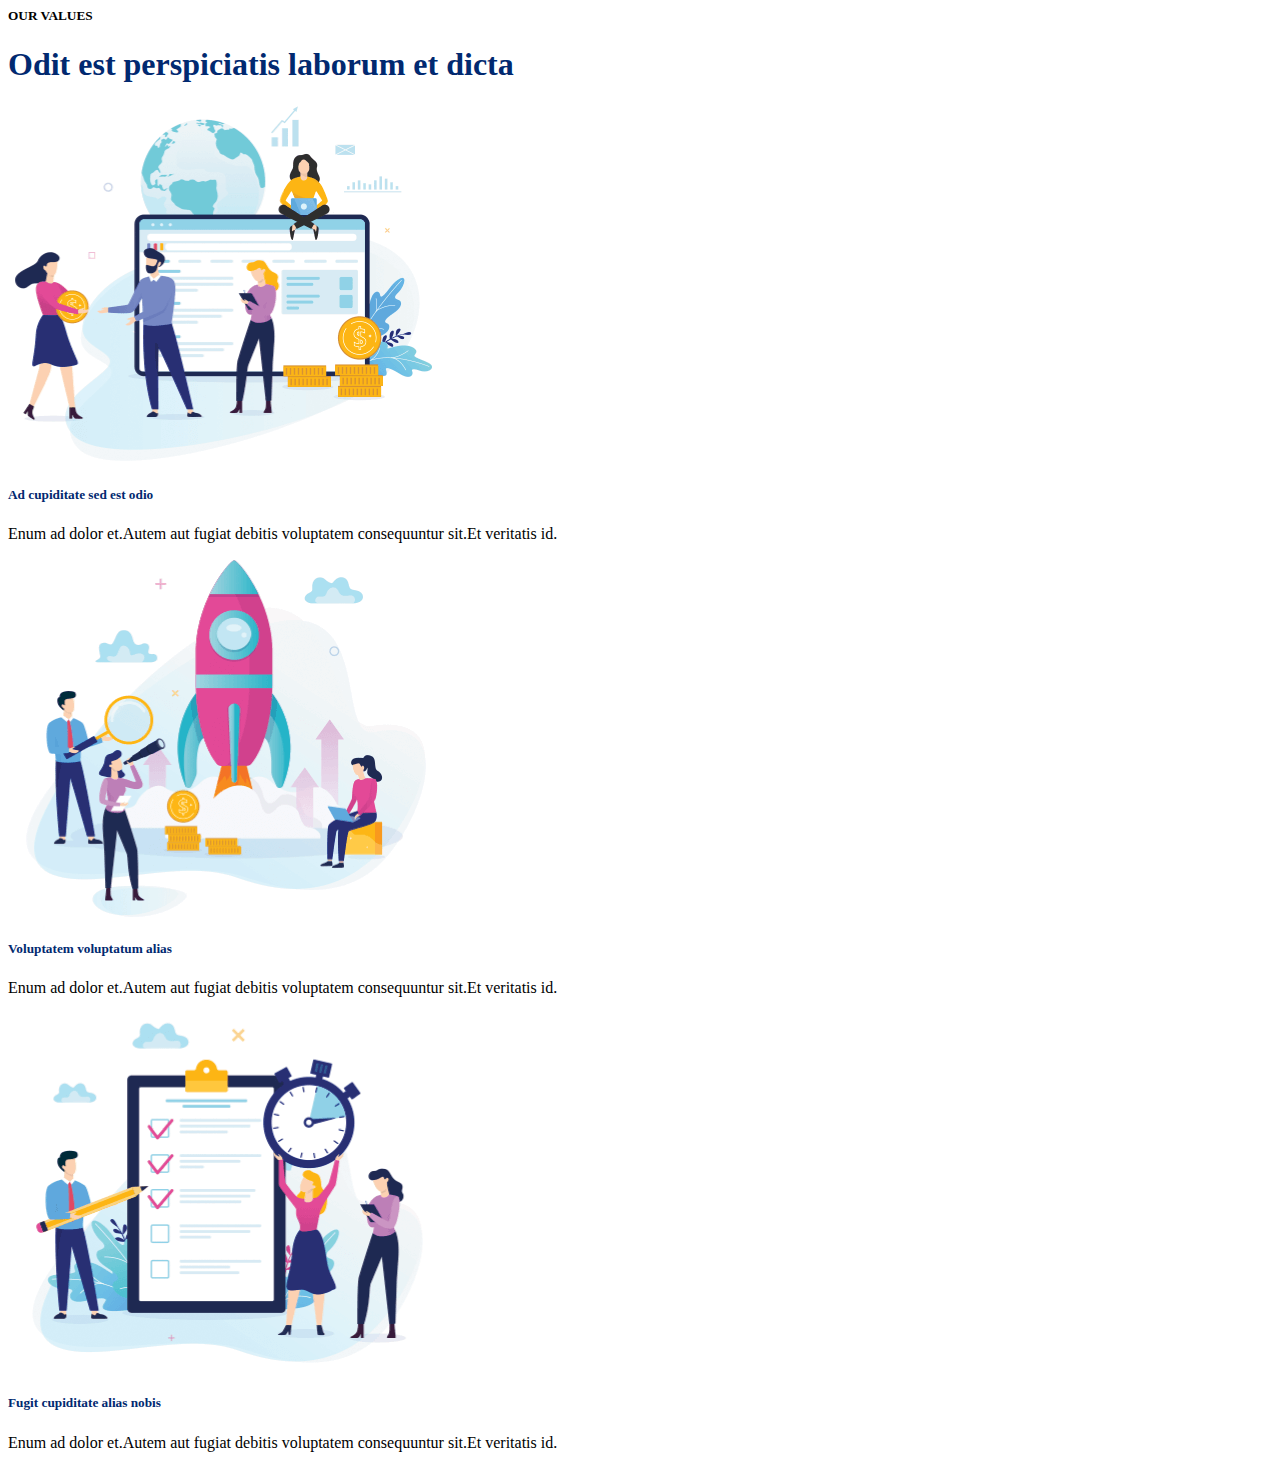
<file: bootstrap_task1/index.html>
<html>
	<head>
		<title>Bootsrap 1</title>
		  <meta charset="UTF-8">
		  <meta name="description" content="Free Web tutorials">
		  <meta name="keywords" content="HTML, CSS, JavaScript">
		  <meta name="author" content="John Doe">
		  <meta name="viewport" content="width=device-width, initial-scale=1.0">
		  <link rel="stylesheet" href="style.css">
		  <link href="https://cdn.jsdelivr.net/npm/bootstrap@5.0.2/dist/css/bootstrap.min.css" rel="stylesheet" integrity="sha384-EVSTQN3/azprG1Anm3QDgpJLIm9Nao0Yz1ztcQTwFspd3yD65VohhpuuCOmLASjC" crossorigin="anonymous">
		  <script src="https://cdn.jsdelivr.net/npm/bootstrap@5.0.2/dist/js/bootstrap.bundle.min.js" integrity="sha384-MrcW6ZMFYlzcLA8Nl+NtUVF0sA7MsXsP1UyJoMp4YLEuNSfAP+JcXn/tWtIaxVXM" crossorigin="anonymous"></script>
	</head>
	<body>
		<div class="container">
		<div class="card-body">
			<h5 class="text-primary text-center">OUR VALUES</h5>
			<h1 class="text-center">Odit est perspiciatis laborum et dicta</h1>
		</div>
			<div class="row text-center">
				<div class="col-12 col-sm-6 col-md-4 mb-3 p-2">
					<div class="card shadow-sm">
					  <img src="assets/values-1.png" class="card-img-top p-4" alt="image">
					  <div class="card-body">
						<h5 class="card-title">Ad cupiditate sed est odio</h5>
						<p class="card-text text-secondary">Enum ad dolor et.Autem aut fugiat debitis voluptatem consequuntur sit.Et veritatis id.</p>					
					  </div>
					</div>
				</div>
				<div class="col-12 col-sm-6 col-md-4 mb-3 p-2">
					<div class="card shadow-sm">
					  <img src="assets/values-2.png" class="card-img-top p-4" alt="image">
					  <div class="card-body">
						<h5 class="card-title">Voluptatem voluptatum alias</h5>
						<p class="card-text text-secondary">Enum ad dolor et.Autem aut fugiat debitis voluptatem consequuntur sit.Et veritatis id.</p>
					  </div>
					</div>
				</div>
				<div class="col-12 col-sm-6 col-md-4 mb-3 m-auto p-2">
					<div class="card shadow-sm">
					  <img src="assets/values-3.png" class="card-img-top p-4" alt="image">
					  <div class="card-body">
						<h5 class="card-title">Fugit cupiditate alias nobis</h5>
						<p class="card-text text-secondary">Enum ad dolor et.Autem aut fugiat debitis voluptatem consequuntur sit.Et veritatis id.</p>				
					  </div>
					</div>
				</div>
			</div>
		</div>
	</body>
</html>
</file>
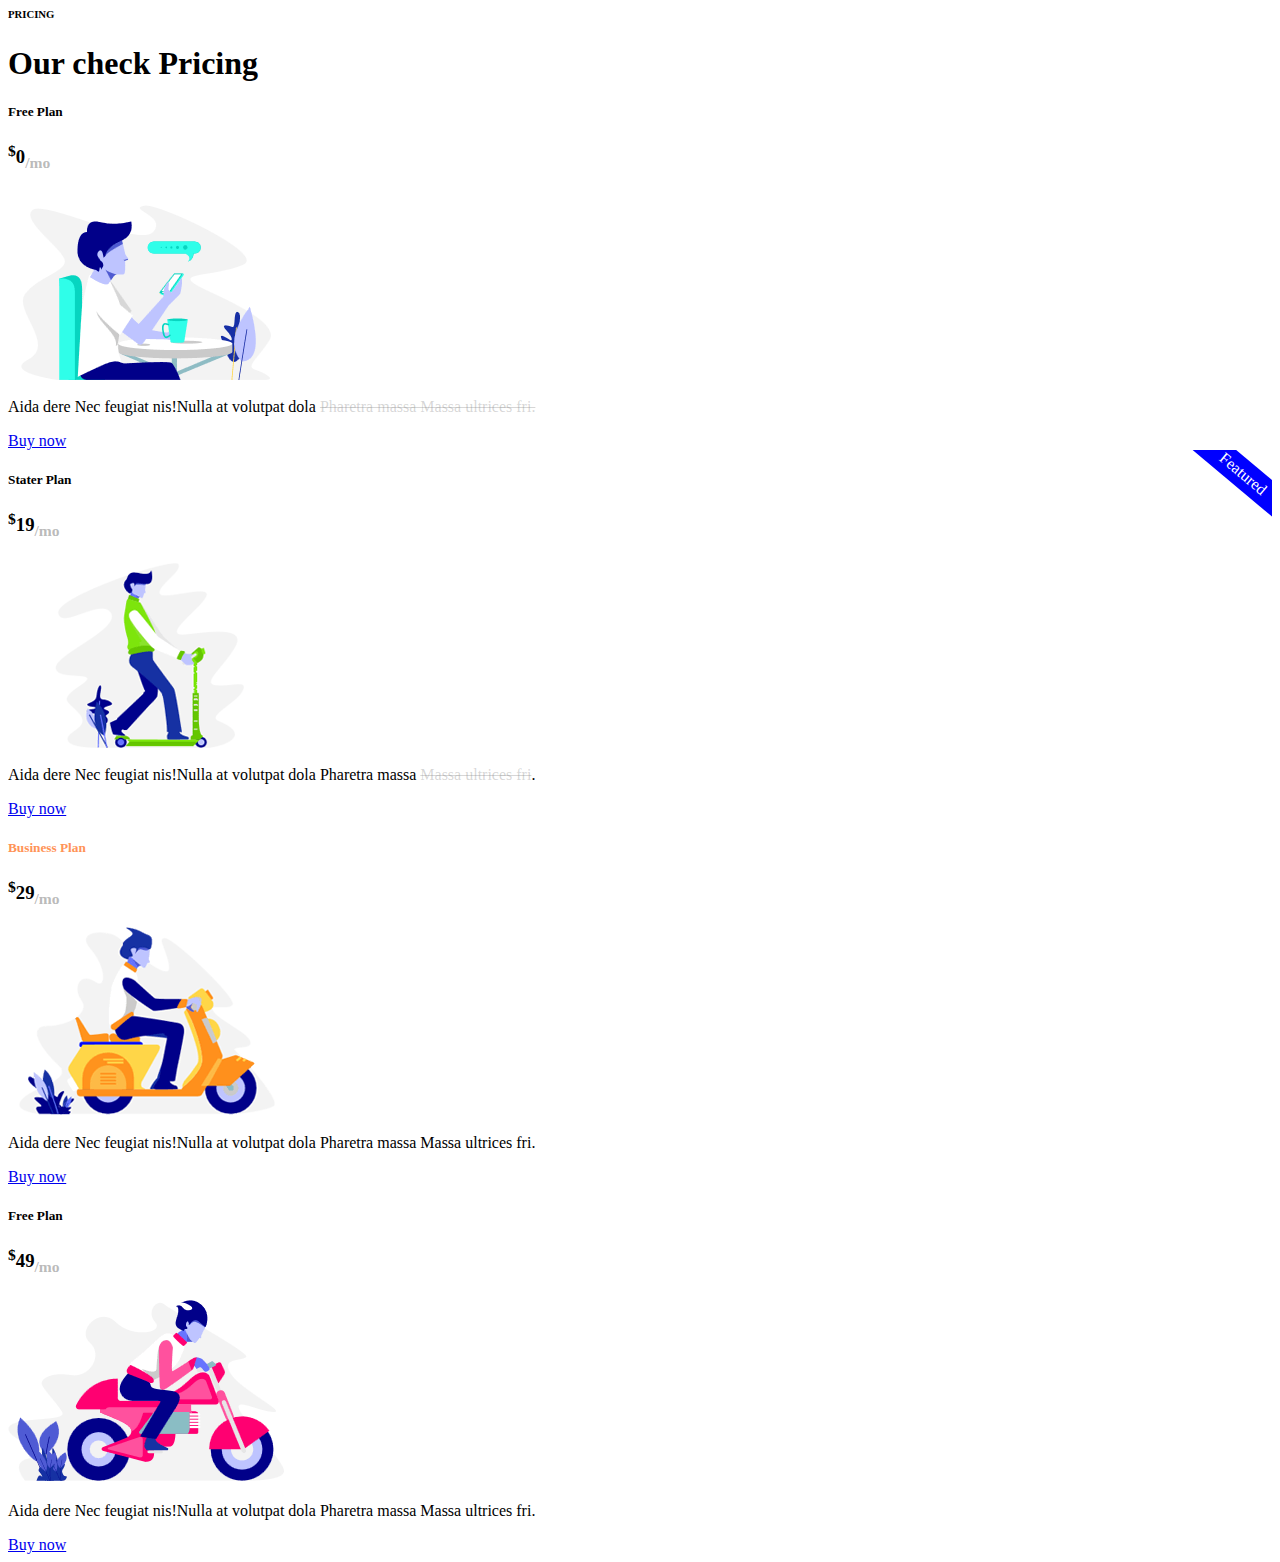
<file: bootstrap_task2/index.html>
<html>
	<head>
		<title>Bootsrap Design2</title>
		<meta charset="UTF-8">
		  <meta name="description" content="Free Web tutorials">
		  <meta name="keywords" content="HTML, CSS, JavaScript">
		  <meta name="author" content="John Doe">
		  <meta name="viewport" content="width=device-width, initial-scale=1.0">
		  <link href="https://cdn.jsdelivr.net/npm/bootstrap@5.0.2/dist/css/bootstrap.min.css" rel="stylesheet" integrity="sha384-EVSTQN3/azprG1Anm3QDgpJLIm9Nao0Yz1ztcQTwFspd3yD65VohhpuuCOmLASjC" crossorigin="anonymous">
		 <style>
			.rippan
			{
				color:white;
				background-color:blue;
				top:10px;
				right:-29px;
				padding:5px 30px;
				transform:rotate(40deg);
			}
		 </style>
	</head>
	<body>
	<div class="container">
		<div class="card-body text-center">
			<h6 class="text-primary">PRICING</h6>
			<h1>Our check Pricing</h1>
		</div>
		<div class="row">
			<div class="col-12 col-sm-6 col-md-3 mb-4">
				<div class="card p-4 shadow">
					<div class="card-body text-center">
					<h5 class="text-info">Free Plan</h5>
					<h3><sup>$</sup>0<sub style="color: #8080808c;">/mo</sub></h3>
					</div>
					<img src="assets/pricing-free.png" class="card-img-top" alt="...">
					<div class="card-body text-center">					
						<p class="card-text">Aida dere Nec feugiat nis!Nulla at volutpat dola
						<del style="color:#80808052;">Pharetra massa Massa ultrices fri.</del></p>
						<a href="#" class="btn btn-outline-primary rounded-pill">Buy now</a>
					</div>
				</div>
			</div>
			<div class="col-12 col-sm-6 col-md-3 mb-4">
				<div class="card p-4 shadow" style="position:relative;overflow:hidden;">
					<div class="card-body text-center">
					<h5 class="text-success">Stater Plan</h5>
					<h3><sup>$</sup>19<sub style="color: #8080808c;">/mo</sub></h3>
					</div>
					<img src="assets/pricing-starter.png" class="card-img-top" alt="...">
					<div class="card-body text-center">					
						<p class="card-text">Aida dere Nec feugiat nis!Nulla at volutpat dola
						Pharetra massa <del style="color:#80808052;">Massa ultrices fri</del>.</p>
						<a href="#" class="btn btn-outline-primary rounded-pill">Buy now</a>
					</div>
					<div class="rippan" style="position:absolute;">Featured</div>
				</div>
			</div>
			<div class="col-12 col-sm-6 col-md-3 mb-4">
				<div class="card p-4 shadow">
					<div class="card-body text-center">
					<h5 class="" style="color:rgb(255,147,87);">Business Plan</h5>
					<h3><sup>$</sup>29<sub style="color: #8080808c;">/mo</sub></h3>
					</div>
					<img src="assets/pricing-business.png" class="card-img-top" alt="...">
					<div class="card-body text-center">					
						<p class="card-text">Aida dere Nec feugiat nis!Nulla at volutpat dola
						Pharetra massa Massa ultrices fri.</p>
						<a href="#" class="btn btn-outline-primary rounded-pill">Buy now</a>
					</div>
				</div>
			</div>
			<div class="col-12 col-sm-6 col-md-3 mb-4">
				<div class="card p-4 shadow">
					<div class="card-body text-center">
					<h5 class="text-danger">Free Plan</h5>
					<h3><sup>$</sup>49<sub style="color: #8080808c;">/mo</sub></h3>
					</div>
					<img src="assets/pricing-ultimate.png" class="card-img-top" alt="...">
					<div class="card-body text-center">					
						<p class="card-text">Aida dere Nec feugiat nis!Nulla at volutpat dola
						Pharetra massa Massa ultrices fri.</p>
						<a href="#" class="btn btn-outline-primary rounded-pill">Buy now</a>
					</div>
				</div>
			</div>
		</div>
	</div>
	<script src="https://cdn.jsdelivr.net/npm/bootstrap@5.0.2/dist/js/bootstrap.bundle.min.js" integrity="sha384-MrcW6ZMFYlzcLA8Nl+NtUVF0sA7MsXsP1UyJoMp4YLEuNSfAP+JcXn/tWtIaxVXM" crossorigin="anonymous"></script>
	</body>
</html>
</file>
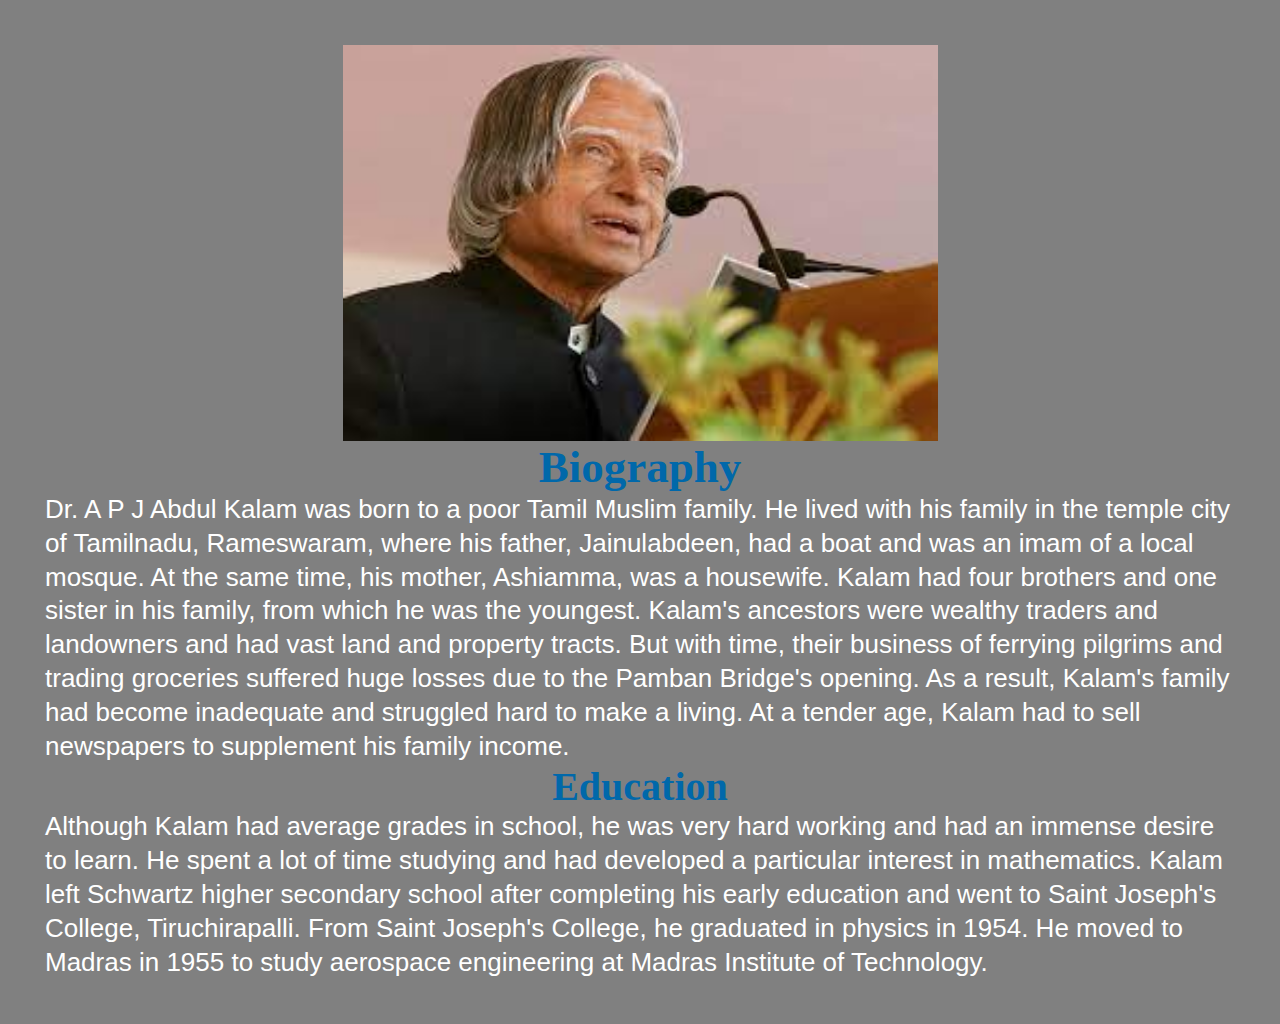
<file: task10_responsive/index.html>
<html>
	<head>
		<title>Responsive</title>
		<link rel="stylesheet" href="style.css">
		<meta name="viewport" content="width=device-width, initial-scale=1.0">
	</head>
	<body>
		<div class="view-container">
			<div class="image">
				<img src="apj.jpg">
			</div>
			<h1>Biography  </h1>
			<p>Dr. A P J Abdul Kalam was born to a poor Tamil Muslim family. He lived with his 
			family in the temple city of Tamilnadu, Rameswaram, where his father, Jainulabdeen,
			had a boat and was an imam of a local mosque. At the same time, his mother, Ashiamma, 
			was a housewife. Kalam had four brothers and one sister in his family, from which he 
			was the youngest. Kalam's ancestors were wealthy traders and landowners and had vast 
			land and property tracts. But with time, their business of ferrying pilgrims and 
			trading groceries suffered huge losses due to the Pamban Bridge's opening. As a 
			result, Kalam's family had become inadequate and struggled hard to make a living. 
			At a tender age, Kalam had to sell newspapers to supplement his family income.</p>
			
			<h2> Education</h2>
			<p>Although Kalam had average grades in school, he was very hard working and had 
			an immense desire to learn. He spent a lot of time studying and had developed a 
			particular interest in mathematics. Kalam left Schwartz higher secondary school 
			after completing his early education and went to Saint Joseph's College, 
			Tiruchirapalli. From Saint Joseph's College, he graduated in physics in 1954. 
			He moved to Madras in 1955 to study aerospace engineering at Madras Institute 
			of Technology.</p>
		</div>
	</body>
</html>
</file>
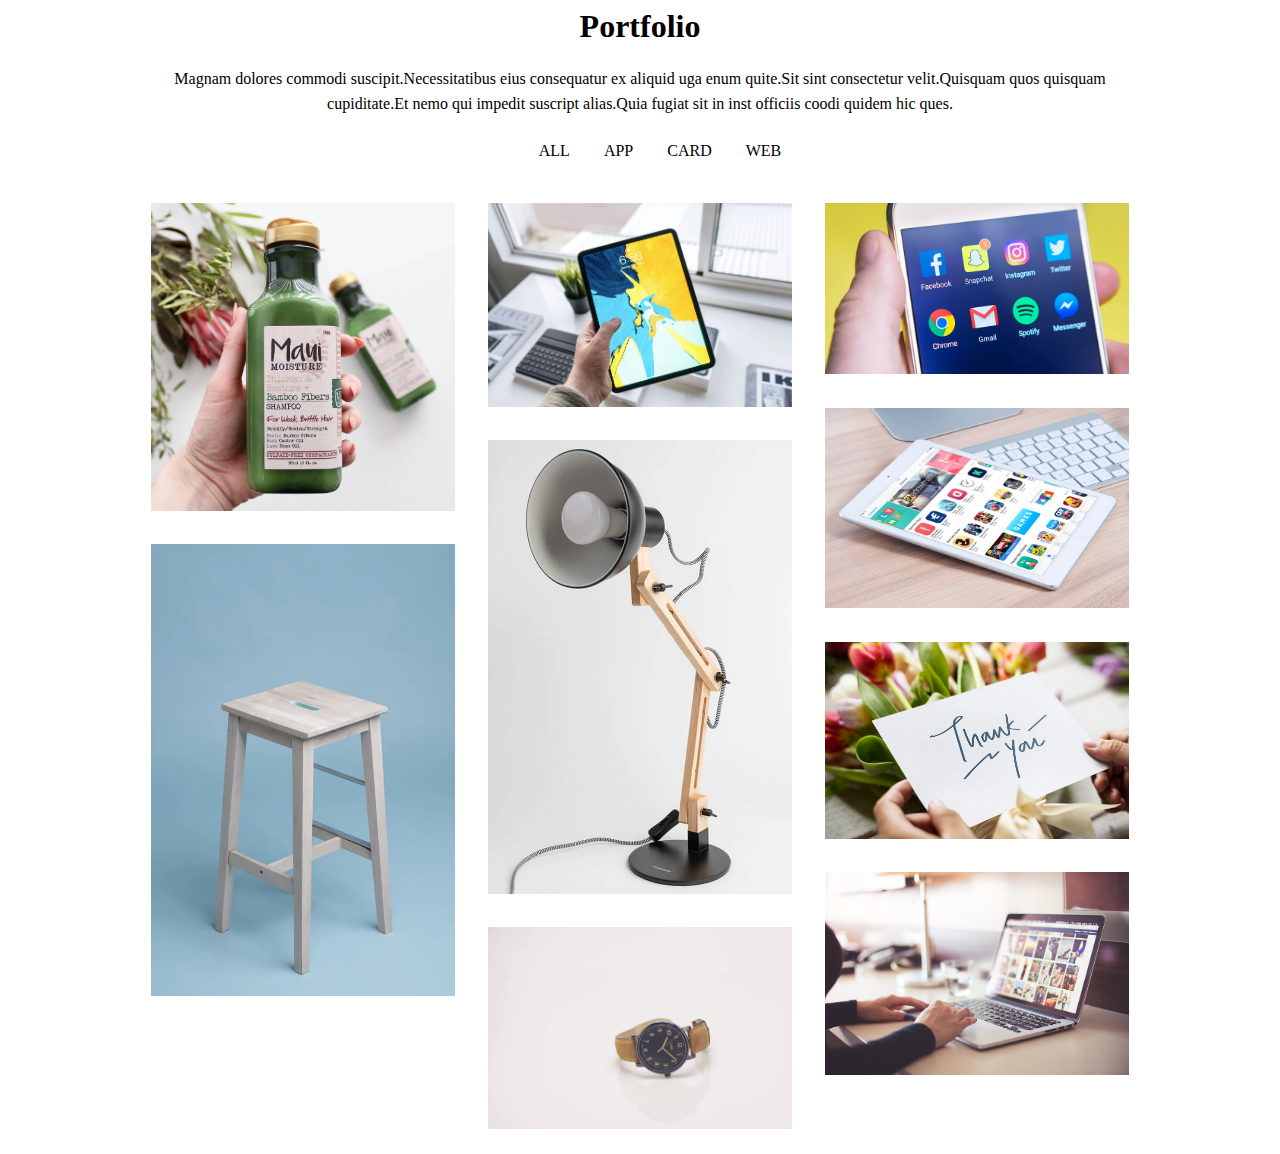
<file: task2_portfolio/index.html>
<html>
	<head>
		<link rel="stylesheet" href="style.css">
		<link rel="icon" href="icon.jpg" type="icon">
		<title>Portfolio</title>
	</head>
	<body>
		<div class="portfolio-container">
			<div class="portfolio-head">
				<h1>Portfolio</h1>
				<p>Magnam dolores commodi suscipit.Necessitatibus eius consequatur ex aliquid uga enum quite.Sit sint
				   consectetur velit.Quisquam quos quisquam cupiditate.Et nemo qui impedit suscript alias.Quia fugiat sit
				   in inst officiis coodi quidem hic ques.
				</p>
				<nav>
					<ul>
						<li><a href="">ALL</a></li>
						<li><a href="">APP</a></li>
						<li><a href="">CARD</a></li>
						<li><a href="">WEB</a></li>
					</ul>
				</nav>				
			</div>
			<div class="portfolio-img">
				<div class="img-section1">					
					<img src="image\portfolio-1.jpg" alt="First">
					<img src="image\portfolio-6.jpg" alt="Second">
				</div>
				<div class="img-section1">
					<img src="image\portfolio-2.jpg" alt="Thrid">
					<img src="image\portfolio-5.jpg" alt="Four">
					<img src="image\portfolio-9.jpg" alt="Five">
				</div>
				<div class="img-section1">
					<img src="image\portfolio-3.jpg" alt="Six">
					<img src="image\portfolio-4.jpg" alt="seven">
					<img src="image\portfolio-7.jpg" alt="Eight">
					<img src="image\portfolio-8.jpg" alt="Nine">
				</div>
			</div>
		</div>
	</body>
</html>
</file>
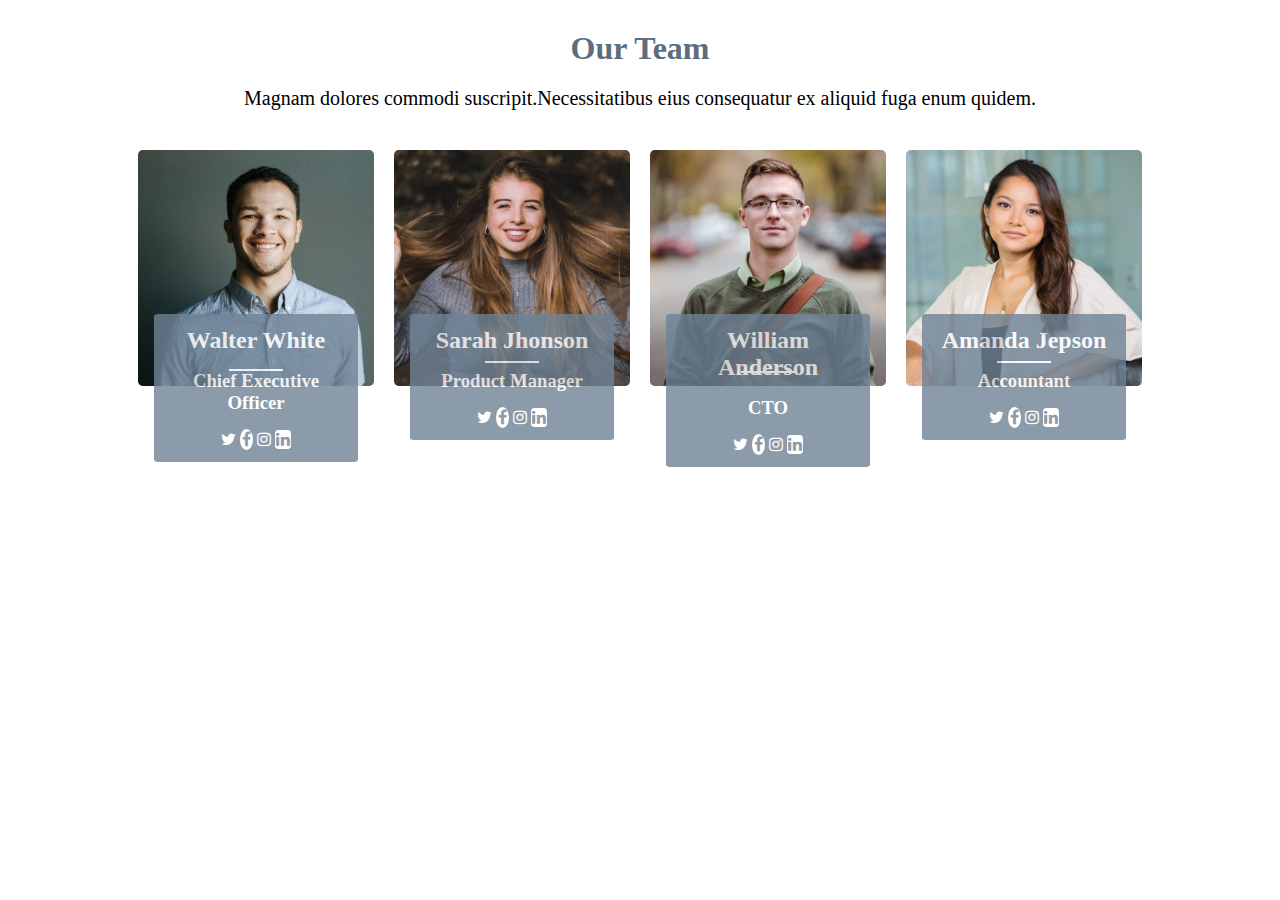
<file: task3_position/index.html>
<html>
	<head>
		<title>Position</title>
		<link rel="stylesheet" href="style.css">
		<link rel="stylesheet" href="https://cdnjs.cloudflare.com/ajax/libs/font-awesome/4.7.0/css/font-awesome.min.css">
	</head>
	<body>
		<div class="container">
			<div class="con-head">
				<h1>Our Team</h1>
				<p>Magnam dolores commodi suscripit.Necessitatibus eius consequatur ex aliquid fuga enum quidem.</p>
			</div>
			<div class="con-body">
				<div class="img-section">
					<div class="image">
						<img src="image\team-1.jpg" alt="First Image">
					</div>
					<div class="content">
						<h2>Walter White</h2>
					
						<h3>Chief Executive Officer</h3>
						<div class="icon">
							<a href="https://twitter.com/i/flow/login"><i class="fa fa-twitter"></i></a>
							<a href="https://facebook.com/i/flow/login" class="face"><i class="fa fa-facebook"></i></a>
							<a href="https://instagram.com/i/flow/login"><i class="fa fa-instagram"></i></a>
							<a href="https://linkedin.com/i/flow/login" class="linked"><i class="fa fa-linkedin"></i></a>
						</div>
					</div>
				</div>
				<div class="img-section">
					<div class="image">
						<img src="image\team-2.jpg" alt="Second Image">
					</div>
					<div class="content">
						<h2>Sarah Jhonson</h2>
						
						<h3>Product Manager</h3>
						<div class="icon">
							<a href="https://twitter.com/i/flow/login"><i class="fa fa-twitter"></i></a>
							<a href="https://facebook.com/i/flow/login" class="face"><i class="fa fa-facebook"></i></a>
							<a href="https://instagram.com/i/flow/login"><i class="fa fa-instagram"></i></a>
							<a href="https://linkedin.com/i/flow/login" class="linked"><i class="fa fa-linkedin"></i></a>
						</div>
					</div>
				</div>
				<div class="img-section">
					<div class="image">
						<img src="image\team-3.jpg" alt="Thrid Image">
					</div>
					<div class="content">
						<h2>William Anderson</h2>
						
						<h3>CTO</h3>
						<div class="icon">
							<a href="https://twitter.com/i/flow/login"><i class="fa fa-twitter"></i></a>
							<a href="https://facebook.com/i/flow/login" class="face"><i class="fa fa-facebook"></i></a>
							<a href="https://instagram.com/i/flow/login"><i class="fa fa-instagram"></i></a>
							<a href="https://linkedin.com/i/flow/login" class="linked"><i class="fa fa-linkedin"></i></a>
						</div>
					</div>
				</div>
				<div class="img-section">
					<div class="image">
						<img src="image\team-4.jpg" alt="Four Image">
					</div>
					<div class="content">
						<h2>Amanda Jepson</h2>
						
						<h3>Accountant</h3>
						<div class="icon">
							<a href="https://twitter.com/i/flow/login"><i class="fa fa-twitter"></i></a>
							<a href="https://facebook.com/i/flow/login" class="face"><i class="fa fa-facebook"></i></a>
							<a href="https://instagram.com/i/flow/login"><i class="fa fa-instagram"></i></a>
							<a href="https://linkedin.com/i/flow/login" class="linked"><i class="fa fa-linkedin"></i></a>
						</div>
					</div>
				</div>
			</div>
		</div>
	</body>
</html>
</file>
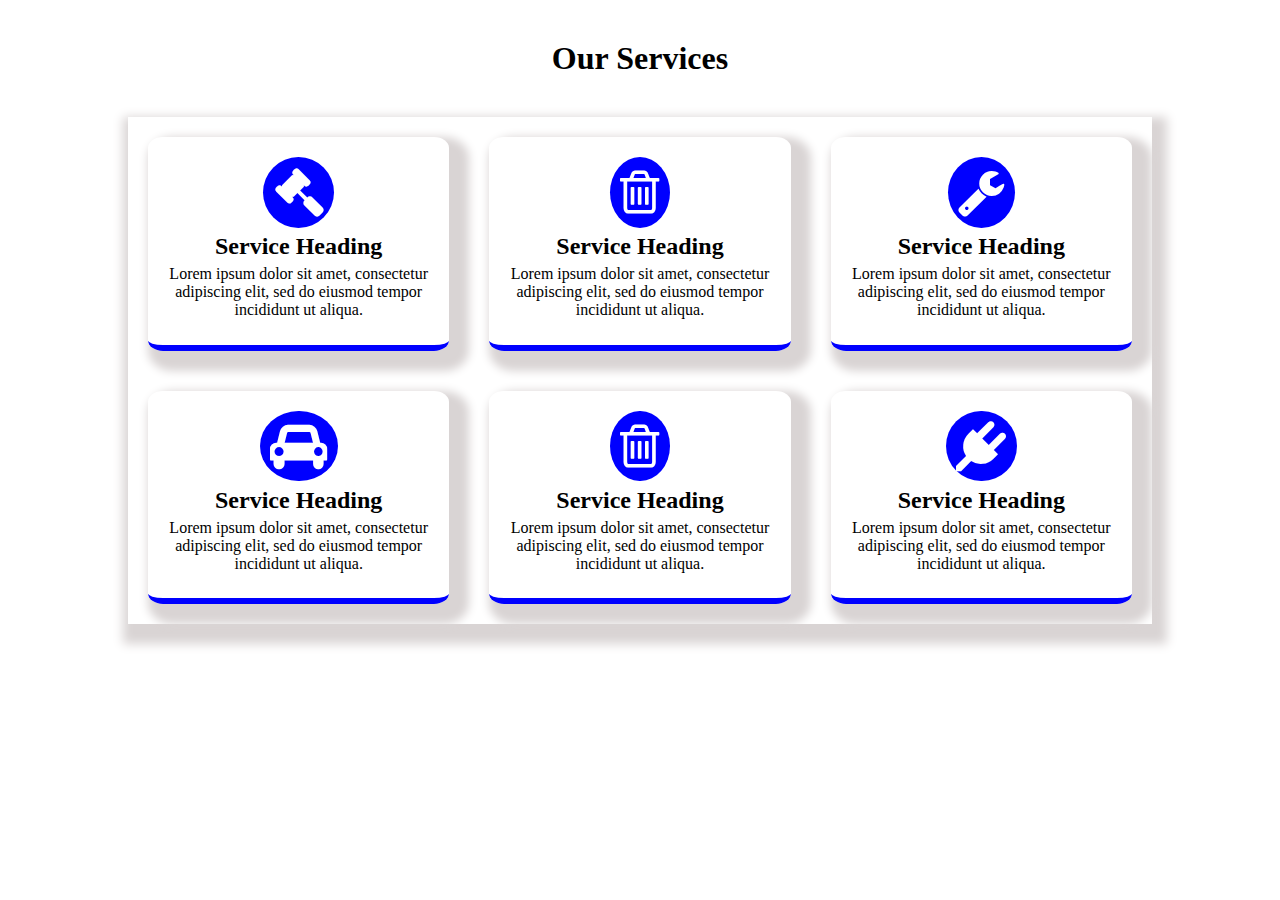
<file: task4_cardrow/index.html>
<html>
	<head>
		<title>Cardrow Section</title>
		<link rel="stylesheet" href="style.css">
		<link rel="stylesheet" href="https://cdnjs.cloudflare.com/ajax/libs/font-awesome/4.7.0/css/font-awesome.min.css">
	</head>
	<body>
		<section>
			<div class="full-section">
				<div class="heading">
					<h1>Our Services</h1>
				</div>
				<div class="cordrow">
					<div class="row-top">
						<div class="card">
							<i class="fa fa-gavel"></i>
							<h2>Service Heading</h2>
							<p>Lorem ipsum dolor sit amet, consectetur adipiscing elit, sed do eiusmod tempor incididunt ut 
							    aliqua.
							</p>
						</div>
						<div class="card">
						<i class="fa fa-trash-o"></i>
							<h2>Service Heading</h2>
							<p>Lorem ipsum dolor sit amet, consectetur adipiscing elit, sed do eiusmod tempor incididunt ut 
							   aliqua. 
							</p>
						</div>
						<div class="card">
							<i class="fa fa-wrench"></i>
							<h2>Service Heading</h2>
							<p>Lorem ipsum dolor sit amet, consectetur adipiscing elit, sed do eiusmod tempor incididunt ut 
							   aliqua. 
							</p>
						</div>
					</div>
					<div class="row-top">
						<div class="card">
							<i class="fa fa-car"></i>
							<h2>Service Heading</h2>
							<p>Lorem ipsum dolor sit amet, consectetur adipiscing elit, sed do eiusmod tempor incididunt ut 
							    aliqua. 
							</p>
						</div>
						<div class="card">
						<i class="fa fa-trash-o"></i>
							<h2>Service Heading</h2>
							<p>Lorem ipsum dolor sit amet, consectetur adipiscing elit, sed do eiusmod tempor incididunt ut 
							    aliqua. 
							</p>
						</div>
						<div class="card">
							<i class="fa fa-plug"></i>
							<h2>Service Heading</h2>
							<p>Lorem ipsum dolor sit amet, consectetur adipiscing elit, sed do eiusmod tempor incididunt ut 
							    aliqua.
							</p>
						</div>
					</div>
				</div>
			</div>
		</section>
	</body>
</html>
</file>
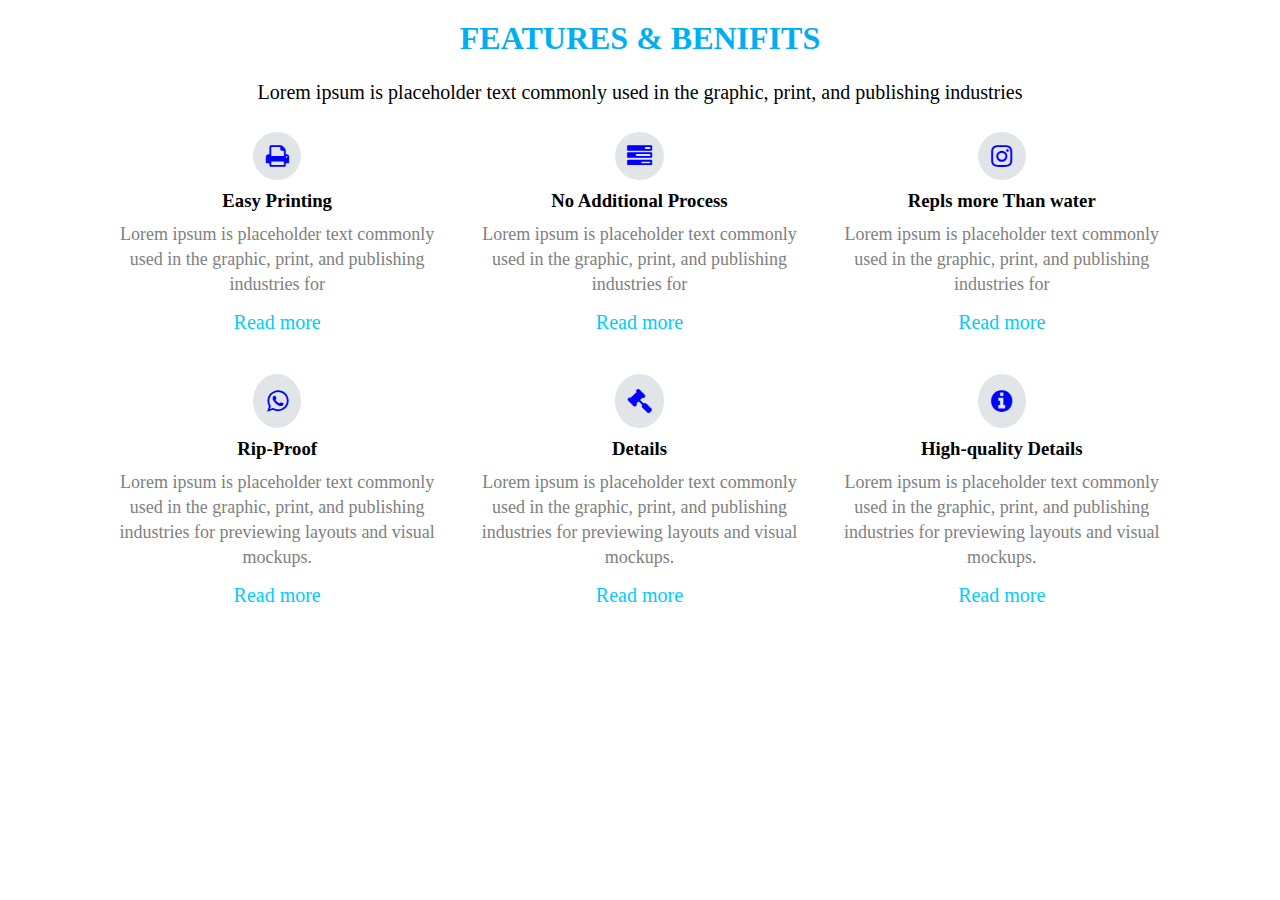
<file: task5_services/index.html>
<html>
	<head>
		<title>Service</title>
		<link rel="stylesheet" href="style.css">
		<link rel="stylesheet" href="https://cdnjs.cloudflare.com/ajax/libs/font-awesome/4.7.0/css/font-awesome.min.css">
		<link rel="icon" href="icon.webp">
	</head>
	<body>
		<div class="container">
			<div class="head">
				<h1>FEATURES & BENIFITS</h1>
				<p>
					Lorem ipsum is placeholder text commonly used in the graphic, print, and publishing industries 
					
				</p>
			</div>
			<div class="content">
				<div class="card">
					<i class="fa fa-print"></i>
					<h3>Easy Printing</h3>
					<p>
						Lorem ipsum is placeholder text commonly used in the graphic, print, and publishing industries for 
					</p>
					<a href="">Read more</a>
				</div>
				<div class="card">
					<i class="fa fa-tasks"></i>
					<h3>No Additional Process</h3>
					<p>
						Lorem ipsum is placeholder text commonly used in the graphic, print, and publishing industries for 
					</p>
					<a href="">Read more</a>
				</div>
				<div class="card">
					<i class="fa fa-instagram"></i>
					<h3>Repls more Than water</h3>
					<p>
						Lorem ipsum is placeholder text commonly used in the graphic, print, and publishing industries for 
					</p>
					<a href="">Read more</a>
				</div>
				<div class="card">
					<i class="fa fa-whatsapp"></i>
					<h3>Rip-Proof</h3>
					<p>
						Lorem ipsum is placeholder text commonly used in the graphic, print, and publishing industries for 
						previewing layouts and visual mockups.
					</p>
					<a href="">Read more</a>
				</div>
				<div class="card">
					<i class="fa fa-gavel"></i>
					<h3>Details</h3>
					<p>
						Lorem ipsum is placeholder text commonly used in the graphic, print, and publishing industries for 
						previewing layouts and visual mockups.
					</p>
					<a href="">Read more</a>
				</div>
				<div class="card">
					<i class="fa fa-info-circle"></i>
					<h3>High-quality Details</h3>
					<p>
						Lorem ipsum is placeholder text commonly used in the graphic, print, and publishing industries for 
						previewing layouts and visual mockups.
					</p>
					<a href="">Read more</a>
				</div>
			</div>
		</div>
	</body>
</html>
</file>
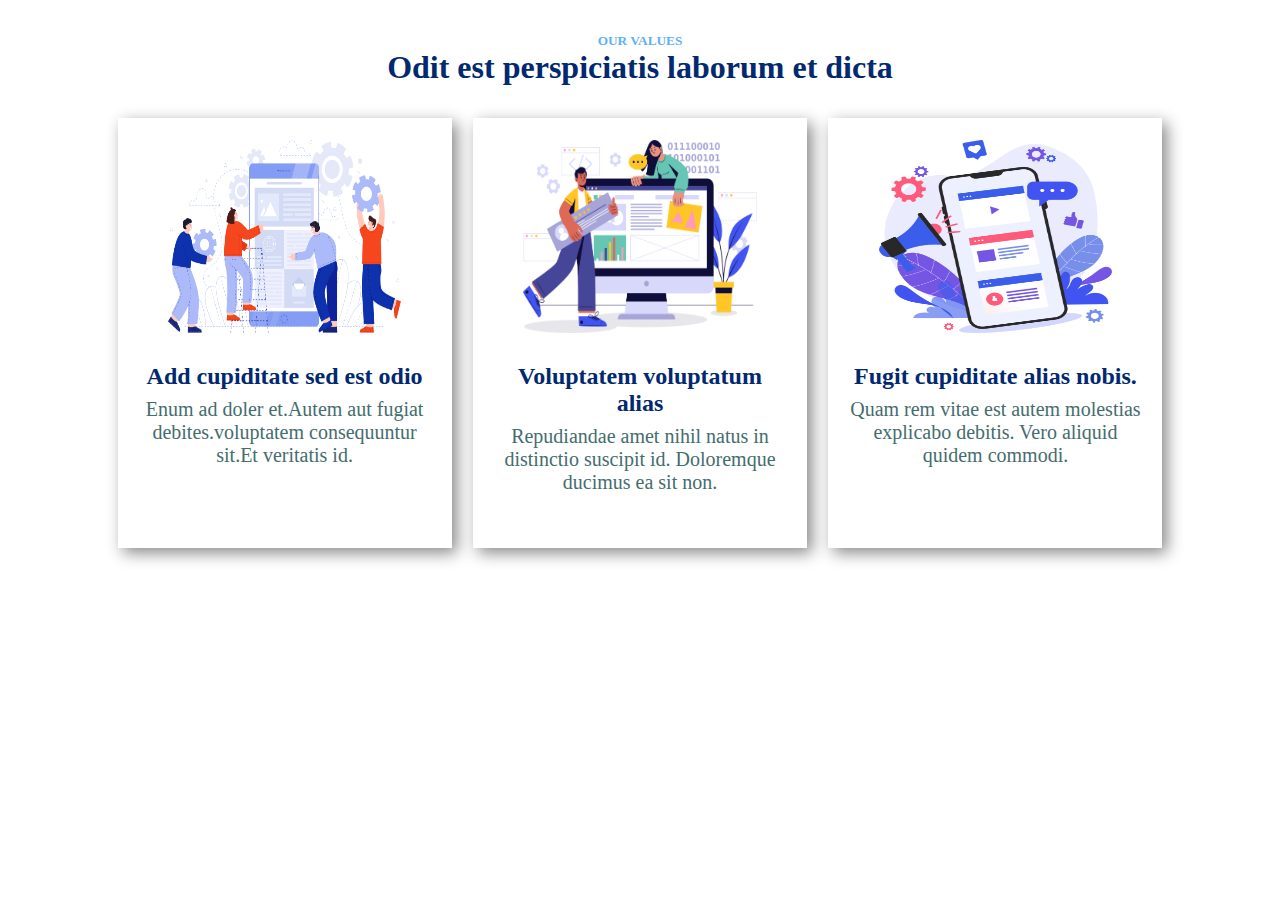
<file: task6_layout/index.html>
<html>
	<head>
		<title>Layout Design</title>
		<link rel="stylesheet" href="style.css">
		<link rel="icon" href="assets\icon.png">
	</head>
	<body>
		<div class="content">
			<div class="heading">
				<h5>OUR VALUES</h5>
				<h1>Odit est perspiciatis laborum et dicta</h1>
			</div>
			<div class="body">
				<div class="card">
					<img src="assets\features.png" alt="First Image">
					<h2>Add cupiditate sed est odio</h2>
					<p>Enum ad doler et.Autem aut fugiat debites.voluptatem
						consequuntur sit.Et veritatis id.
					</p>
				</div>
				<div class="card">
					<img src="assets\features-2.png" alt="Second Image">
					<h2>Voluptatem voluptatum alias</h2>
					<p>Repudiandae amet nihil natus in distinctio suscipit id.
						Doloremque ducimus ea sit non.
					</p>
				</div>
				<div class="card">
					<img src="assets\features-3.png" alt="Thrid Image">
					<h2>Fugit cupiditate alias nobis.</h2>
					<p>Quam rem vitae est autem molestias explicabo debitis.
						Vero aliquid quidem commodi.
					</p>
				</div>
			</div>
		</div>
	</body>
</html>
</file>
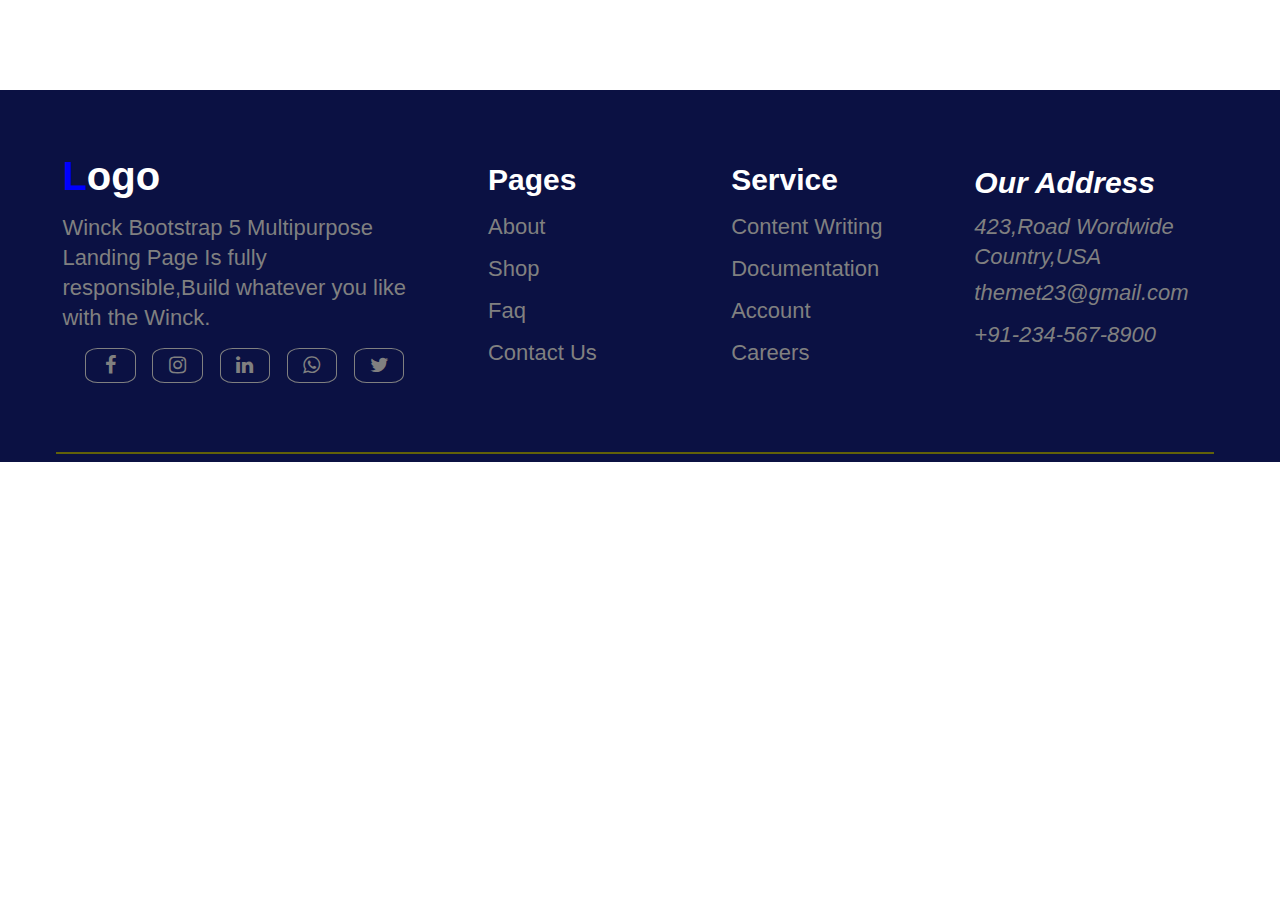
<file: task8_layoutDesign/index.html>
<html>
	<head>
		<link rel="stylesheet" href="style.css">
		<link rel="stylesheet" href="https://cdnjs.cloudflare.com/ajax/libs/font-awesome/4.7.0/css/font-awesome.min.css">
		<title>Layout Design</title>
	</head>
	<body>
		<div class="container">
			<div class="contant">
				<div class="logo">
					<h1>Logo</h1>
					<p>Winck Bootstrap 5 Multipurpose Landing Page Is fully responsible,Build whatever you like with the Winck.</p>
					<div class="icon">
					<i class="fa fa-facebook"></i>
					<i class="fa fa-instagram"></i>
					<i class="fa fa-linkedin"></i>
					<i class="fa fa-whatsapp"></i>
					<i class="fa fa-twitter"></i>
					</div>
				</div>
				<div class="page">
					<h3>Pages</h3>
					<ul>
						<li><a href="">About</a></li>
						<li><a href="">Shop</a></li>
						<li><a href="">Faq</a></li>
						<li><a href="">Contact Us</a></li>
					</ul>
				</div>
				<div class="service">
					<h3>Service</h3>
					<ul>
						<li><a href="">Content Writing</a></li>
						<li><a href="">Documentation</a></li>
						<li><a href="">Account</a></li>
						<li><a href="">Careers</a></li>
					</ul>
				</div>
				<div class="address">
					<address>
						<h3>Our Address</h3>
						<p>423,Road Wordwide Country,USA</p>
						<ul>
							<li><a href="mailto:themet23@gmail.com">themet23@gmail.com</a></li>
							<li><a href="tel:2345678900">+91-234-567-8900</a></li>
						</ul>
					</address>
				</div>
			</div>
		</div>
	</body>
</html>
</file>
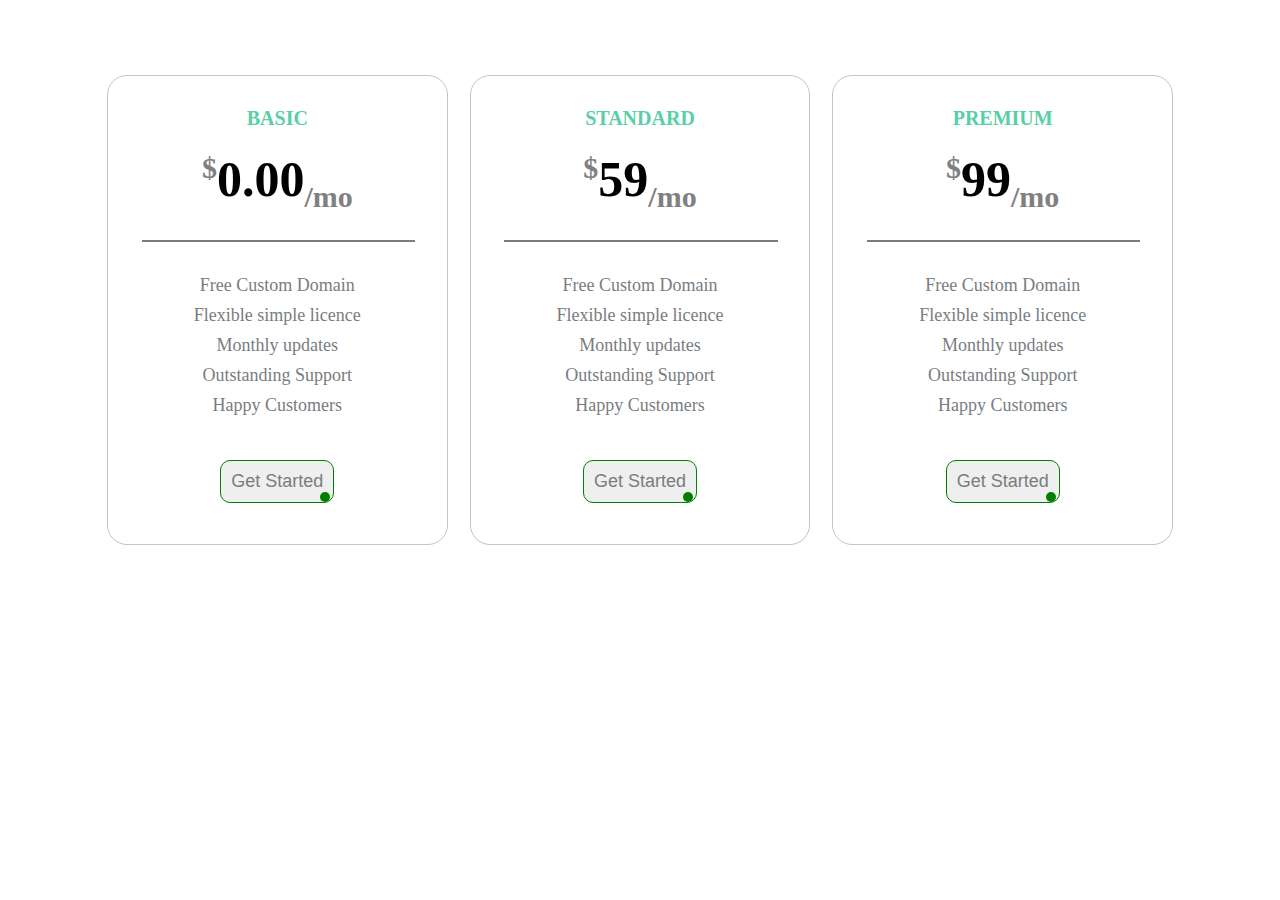
<file: task7_layoutDesign/layoutDesign1.html>
<html>
	<head>
		<title>Layout One</title>
		<link rel="stylesheet" href="layoutDesign1style.css">
	</head>
	<body>
		<div class="container">
			<div class="card">
				<h3>BASIC</h3>
				<h1><sup>$</sup>0.00<sub>/mo</sub></h1>
				
				<p>Free Custom Domain Flexible simple licence Monthly updates Outstanding Support Happy Customers
				</p>
				<button type="submit">Get Started</button>
				<div class="icon"></div>
			</div>
			<div class="card">
				<h3>STANDARD</h3>
				<h1><sup>$</sup>59<sub>/mo</sub></h1>
				
				<p>Free Custom Domain Flexible simple licence Monthly updates Outstanding Support Happy Customers
				</p>
				<button type="submit">Get Started</button>
				<div class="icon"></div>
			</div>
			<div class="card">
				<h3>PREMIUM</h3>
				<h1><sup>$</sup>99<sub>/mo</sub></h1>
				
				<p>Free Custom Domain Flexible simple licence Monthly updates Outstanding Support Happy Customers
				</p>
				
				<button type="submit">Get Started</button>
				<div class="icon"></div>
			
			</div>
		</div>
	</body>
</html>
</file>
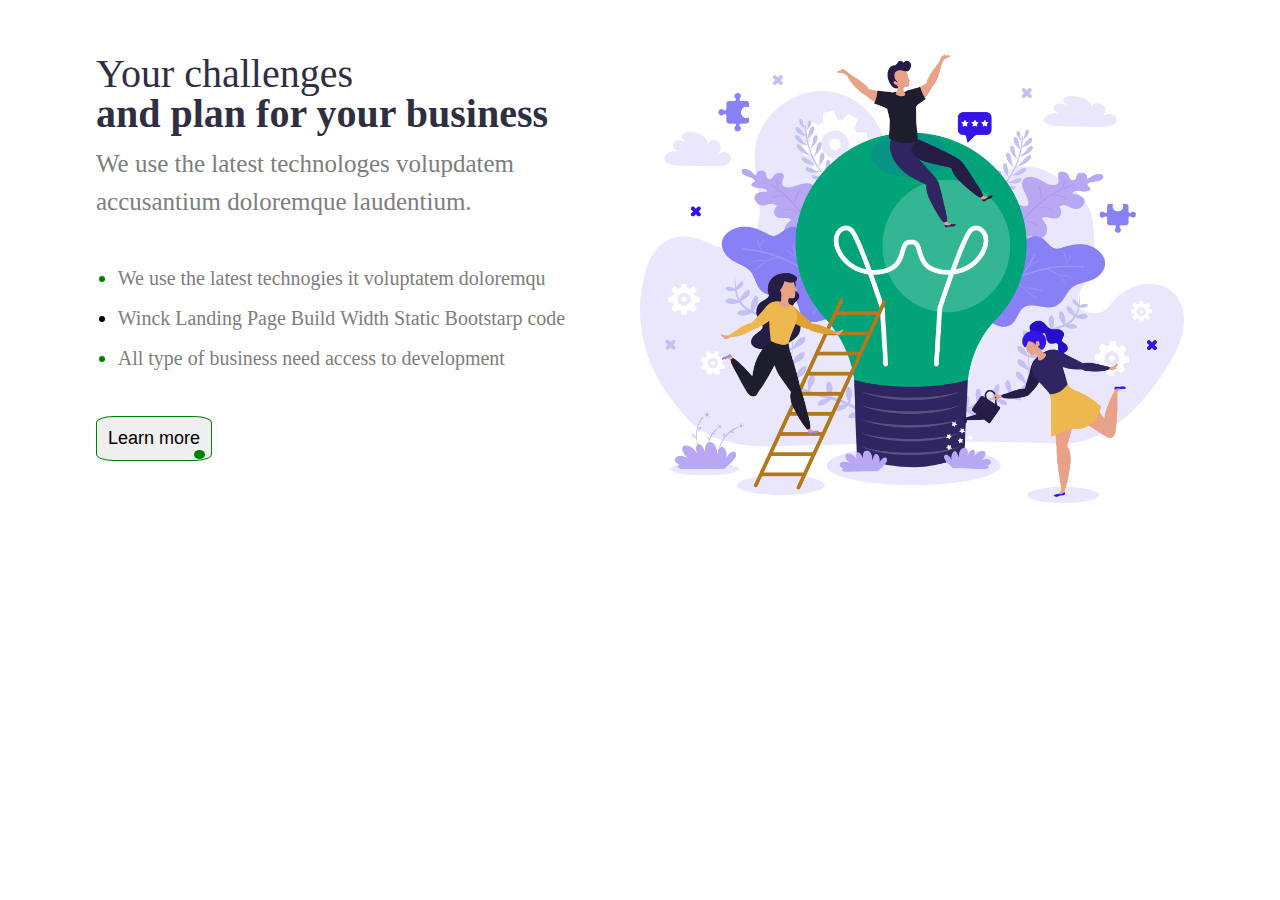
<file: task7_layoutDesign/layoutDesign2.html>
<html>
	<head>
		<title>Layout Two</title>
		<link rel="stylesheet" href="layoutDesign2style.css">
	</head>
	<body>
		<div class="container">
			<div class="content">
				<div class="head1"> <h1>Your challenges</h1></div>
				<div class="head2"><h1>and plan for your business</h1></div>
				<p>We use the latest technologes volupdatem accusantium doloremque laudentium.</p>
				<div class="list">
				<ul>
					
					<li>We use the latest technogies it voluptatem doloremqu</li>
					
					<li id="sec">Winck Landing Page Build Width Static Bootstarp code</li>
					
					<li>All type of business need access to development</li>
				</ul>
				</div>
					<button type="submit">Learn more</button>
				<div class="icon"></div>
			</div>
			<div class="content">
			<img src="Asssets\img.png" alt="First">
			</div>
		</div>
	</body>
</html>
</file>
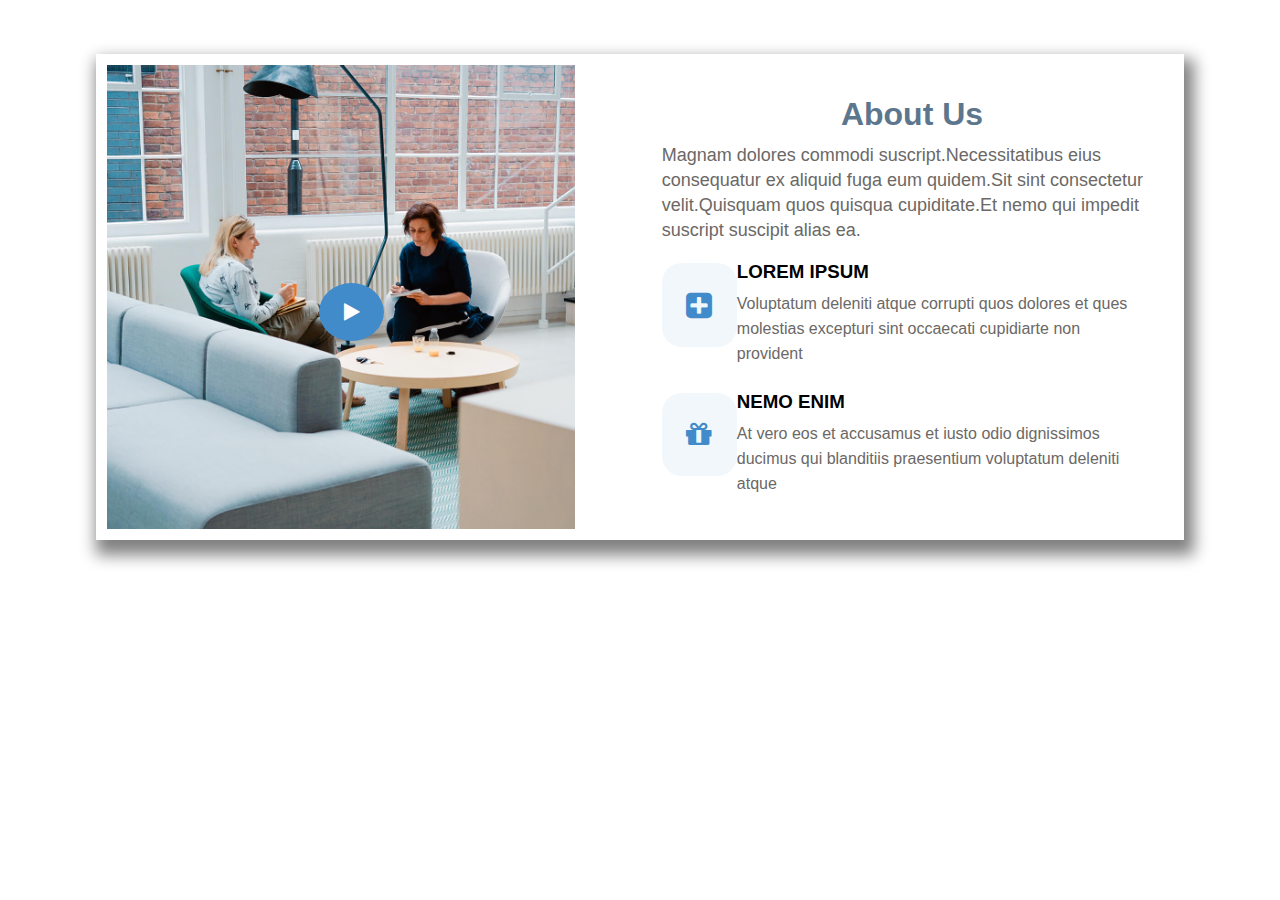
<file: task9_FormDesign/aboutus.html>
<DOCTYPE html>
<html>
	<head>
		<title>About Us</title>
		<link rel="stylesheet" href="aboutstyle.css">
		<link rel="icon" href="assets\icon.png">
		<link rel="stylesheet" href="https://cdnjs.cloudflare.com/ajax/libs/font-awesome/4.7.0/css/font-awesome.min.css">
		<meta charset="UTF-8">
		<meta name="viewport" content="width=device-width, initial-scale=1.0">
		
	</head>
	<body>
		<div class="container">
			<div class="contant">
				<div class="image">
					<img src="assets\about.jpg">
					<div class="button"><i class="fa fa-play"></i></div>
				</div>
				<div class="aboutus">
					<div class="about">
					<h1>About Us</h1>
					<p>Magnam dolores commodi suscript.Necessitatibus eius consequatur ex aliquid fuga eum quidem.Sit sint consectetur
					velit.Quisquam quos quisqua cupiditate.Et nemo qui impedit suscript suscipit alias ea.</p>
					</div>
					<div class="aboutbox">
						<div class="point">
							<div class="icon">
								<i class="fa fa-plus-square" aria-hidden="true"></i>
							</div>
							<div class="para">
								<h3>LOREM IPSUM</h3>
								<p>Voluptatum deleniti atque corrupti quos dolores et ques molestias excepturi sint occaecati
								cupidiarte non provident</p>
							</div>
						</div>
						<div class="point">
							<div class="icon">
								<i class="fa fa-gift" aria-hidden="true"></i>
							</div>
							<div class="para">
								<h3>NEMO ENIM</h3>
								<p>At vero eos et accusamus et iusto odio dignissimos ducimus qui blanditiis praesentium voluptatum
								deleniti atque</p>
							</div>
						</div>
					</div>
				</div>
			</div>
		</div>
	</body>
</html>
</file>
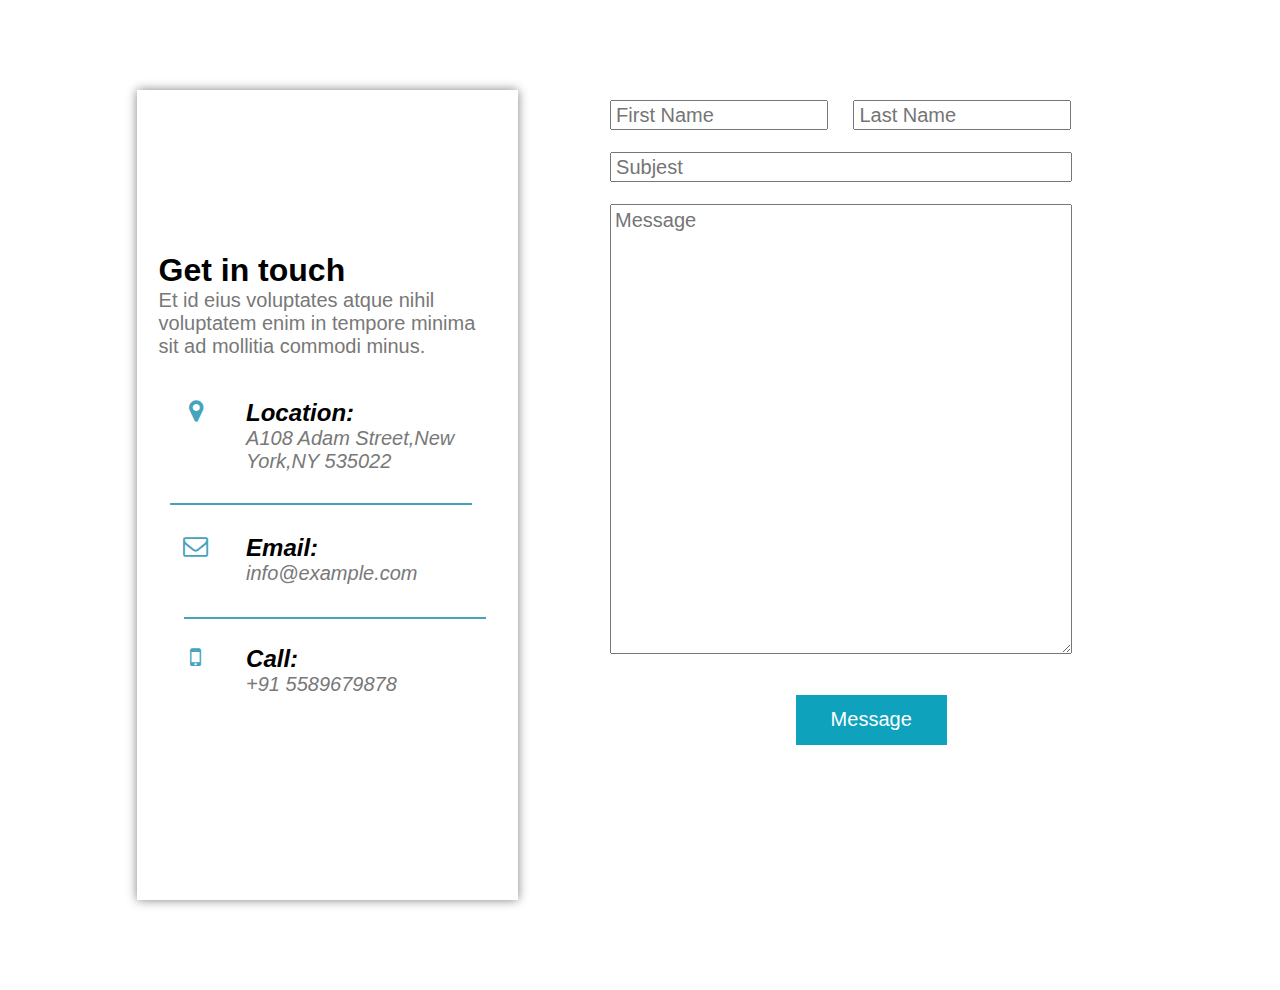
<file: task9_FormDesign/form.html>
<html>
	<head>
		<title>Form Design</title>
		<link rel="stylesheet" href="formstyle.css">
		<link rel="stylesheet" href="https://cdnjs.cloudflare.com/ajax/libs/font-awesome/4.7.0/css/font-awesome.min.css">
		<link rel="icon" href="assets\icon.png">
		<meta charset="UTF-8">
		<meta name="viewport" content="width=device-width,initial-scale=1.0">
	</head>
	<body>
		<div class="container">
			<div class="content">
				<div class="para">
					<h1>Get in touch</h1>
					<p>Et id eius voluptates atque nihil voluptatem enim in tempore minima sit ad mollitia commodi minus.</p>
				</div>
				<div class="address">
					<address>
						<div class="location">
							<div class="icon">
								<i class="fa fa-map-marker"></i>
							</div>
							<div class="info">
								<h2>Location:</h2>
								<p>A108 Adam Street,New York,NY 535022</p>
							</div>
						</div>
						
						<div class="location" id="loc">
							<div class="icon">
								<i class="fa fa-envelope-o"></i>
							</div>
							<div class="info">
								<h2>Email:</h2>
								<a href="mailto:info@example.com">info@example.com</a>
							</div>
						</div>
						<div class="location">
							<div class="icon">
								<i class="fa fa-mobile"></i>
							</div>
							<div class="info1">
								<h2>Call:</h2>
								<div><a href="tel:5589679878">+91 5589679878</a><div>
							</div>
						</div>
					</address>
				</div>
			</div>
			<div class="form">
				<input type="text" Placeholder="First Name" class="box">
				<input type="text" Placeholder="Last Name" class="box">
				<input type="text" Placeholder="Subjest" class="textbox">
				<textarea placeholder="Message" rows="4" cols="50"></textarea>
				<div class="button">
					<button type="submit">Message</button>
				</div>
			</div>
		</div>
	</body>
</html>
</file>
<file: bootstrap_task1/style.css>
.card-title
{
	color:rgb(1,41,112);
}
.card-body h1
{
	color:rgb(1,41,112);
}
</file>
<file: task10_responsive/style.css>
*{
	margin:0%;
	padding:0%;
	box-sizing:border-box;
}

@media (min-width:320px)
{
	.view-container
	{
		background-color:#0078ff;
		padding:15px;
	}
	.view-container h1
	{
		color:white;
		text-align:center;
		font-family:cursive;
		font-size:25px;
	}
	.view-container h2
	{
		color:white;
		text-align:center;
		font-family:cursive;
		font-size:22px;
	}
	.view-container p
	{
		font-size:18px;
		font-family:sans-serif;
		line-height:1.3;
	}
	.image
	{
		width:50%;
		margin:0 auto;
	}
	.image img
	{
		width:100%;
	}
}
@media (min-width:600px)
{
	.view-container
	{
		background-color:black;
		padding:30px;
	}
	.view-container h1
	{
		color:red;
		text-align:center;
		font-size:40px;
	}
	.view-container h2
	{
		color:red;
		text-align:center;
		font-size:35px;
	}
	.view-container p
	{
		font-size:22px;
		color:white;
	}
	.image
	{
		width:50%;
		margin:0 auto;
	}
	.image img
	{
		width:100%;
	}
}
@media (min-width:1025px)
{
	.view-container
	{
		background-color:grey;
		padding:45px;
	}
	.view-container h1
	{
		color:#0068aa;
		text-align:center;
		font-size:45px;
	}
	.view-container h2
	{
		color:#0068aa;
		font-size:40px;
		text-align:center;
	}
	.view-container p
	{
		font-size:26px;
	}
	.image
	{
		width:50%;
		margin:0 auto;
	}
	.image img
	{
		width:100%;
	}
}
</file>
<file: task2_portfolio/style.css>
.portfolio-container
{
	margin:0 auto;
	width:80%;
	
}
.portfolio-head
{
	text-align:center;
	font-family:Georgia;
}
.portfolio-head p
{
	line-height:25px;
}
.portfolio-head nav ul li a:hover
{
	background-color:blue;	
	color:white;
}
.portfolio-head nav ul li a
{
	color:black;
	border-radius:15%;
	text-decoration:none;
	padding:5px;
	
}
.portfolio-head nav ul li
{
	display:inline-block;
	padding:10px;
}
.portfolio-img
{
	display:flex;
	height:auto;
	width:100%;
	
	
}
.img-section1
{
	height:auto;
	width:35%;
	
}
.img-section1 img
{
	width:90%;
	padding:5%;
}


.
</file>
<file: task3_position/style.css>
*
{
	margin:0%;
	padding:0%;
	box-sizing:border-box;
}

.container
{
	margin:0 auto;
	width:80%;
}

.con-head
{
	text-align:center;
	margin:2%;
	font-family:garamond;	
}
.con-head h1,p
{
	padding:1%;
}
.con-head h1
{
	color:#5D6D7E;
}
.con-head p
{
	font-size:20px;
	
}
.con-body
{
	
	display:flex;
}
.img-section
{
	width:25%;
	height:auto;
}
.image
{
	padding:4%;
}
.image img
{
	width:100%;
	height:auto;
	border-radius:2%;
}
.content hr
{
	margin: 0 auto;
	width:25%;
	
}
.content
{
	opacity:0.8;
	padding:2%;
	width:80%;
	height:auto;
	background-color:rgb(111,131,150);
	text-align:center;
	color:white;
	border-radius:2%;
	position:relative;
	bottom:20%;
	left:10%;
	font-family:garamond;

}
.content h2,h3
{
	padding:4%;
}
.icon
{
	padding:4%;
}
 h2
{
	font-weight:bold;
}
.icon a
{
	color:white;
}
.face
{
	background-color:white;
	border-radius:50%;
	padding:2px;
}
.face i
{
	color:rgb(111,131,150);
	margin-top:2px;
}
.linked
{
	background-color:white;
	border-radius:20%;
	padding:1px;
}
.linked i
{
	color:rgb(111,131,150);
	margin-top:2px;
}
.content h2::after
{
	content:"";
	margin:0 auto;
	border:1px solid white;
	position:absolute;
	width:25%;
	top:37%;
	right:37%;
}
</file>
<file: task4_cardrow/style.css>
*
{
	margin:0%;
	padding:0%;
	box-sizing:border-box;
}
.full-section
{
	margin:0 auto;
	width:80%;
}
.heading
{
	text-align:center;
	padding:40px;
	
}
.row-top
{
	display:flex;
}
.card
{
	width:33.3%;
	border-radius:5%;
	padding:20px;
	margin:20px;
	text-align:center;
	box-shadow:10px 10px 10px 10px #d9d4d4;
	border-bottom:6px solid blue;
	transition:2s;
}
.card i
{
	color:#ffff;
	background-color:blue;
	font-size:50px;
	padding:4%;
	border-radius:50%;
}
.card h2
{
	margin-top:2%;
	margin-bottom:2%;
}
.card p
{
	margin-top:2%;
	margin-bottom:2%;
}
.card:hover
{
	background-color:blue;
	color:white;
}
.card:hover i
{
	background-color:white;
	color:blue;
}
.cordrow
{
	box-shadow: 5px 10px 10px 10px #d9d4d4;
}
</file>
<file: task5_services/style.css>
*{
	margin:0%;
	padding:0%;
	box-sizing:border-box;
}
.container
{
	margin:0 auto;
	width:85%;
	height:auto;
}
.head
{
	text-align:center;

}
.head h1
{
	color:rgb(0,175,242);
	margin-top:20px;
	margin-bottom:20px;
}
.head p
{
	font-size:20px;
	line-height:30px;
}
.content
{
	display:flex;
	flex-wrap:wrap;
}
.card
{
	width:33.3%;
	text-align:center;
	margin-top:5px;
	margin-bottom:5px;
	padding:20px;
}
.card h3
{
	margin-top:10px;
	margin-bottom:10px;
	
}
.card p
{
	font-size:18px;
	line-height:25px;
	color:grey;
}
.card a
{
	text-decoration:none;
	color:#00CCFF;
	font-size:20px;
	line-height:50px;
	
}

.card i
{
	background-color:rgb(225,229,232);
	color:blue;
	height:25%;
	width:15%;
	display:flex;
	align-items:center;
	border-radius:50%;
	justify-content:center;
	font-size:25px;
	margin:0 auto;
	
}
</file>
<file: task6_layout/style.css>
*
{
	margin:0%;
	padding:0%;
	box-sizing:box-border;
}
.content
{
	margin:0 auto;
	width:85%;
	text-align:center;
}
.heading 
{
	margin-top:3%;
	margin-bottom:3%;
}
.heading h5
{
	color:rgb(96,177,248);
}
.heading h1
{
	color:rgb(1,41,112);
}
.body
{
	display:flex;
	margin:1%;
}
.card
{
	width:33.3%;
	height:auto;
	box-shadow: 5px 5px 15px 0px #888888;
	padding:2%;
	margin:0% 1% 1% 1%;
}
.card img
{
	width:80%;
	height:50%;
}
.card h2
{
	color:rgb(1,41,112);
	margin-top:10%;
	margin-bottom:3%;
}
.card p
{
	font-size:20px;
	color:rgb(68,109,110);
}
</file>
<file: task8_layoutDesign/style.css>
*{
	margin:0%;
	padding:0%;
	box-sizing:border-box;
	
}
.container
{
	width:100%;
	background-color:rgb(11,17,67);
	margin-top:7%;
	margin-bottom:7%;
	height:auto;
}
.contant
{
	display:flex;
	flex-direction:row;
	justify-content:space-around;
	padding-top:5%;
	padding-bottom:5%;
	margin:0 auto;
	width:95%;
	position:relative;
}

.logo
{
	width:30%;
}
.page
{
	width:15%;
}
.service
{
	width:15%;
}
.address
{
	width:20%;
}
.logo h1
{
	color:white;
	font-size:40px;
	font-family:sans-serif;
	margin-bottom:4%;
}
.contant h3
{
	color:white;
	font-size:30px;
	margin-top:5%;
	margin-bottom:5%;
	font-family:sans-serif;
}
.contant ul 
{
	list-style:none;
}
.contant ul li a
{
	color:grey;
	font-size:22px;
	line-height:42px;
	text-decoration:none;
	font-family:sans-serif;
}
.logo h1::first-letter
{
	color:blue;
}
.contant p,i
{
	color:grey;
	font-size:22px;
	line-height:30px;
	font-family:sans-serif;
}
.icon
{
	padding:4%;
}
.icon
{
	display:flex;
	
}
 .icon i
{
	border:1px solid grey;
	color:grey;
	height:25%;
	width:15%;
	padding:2%;
	display:flex;
	align-items:center;
	border-radius:25%;
	justify-content:center;
	font-size:20px;
	margin:0 auto;
	
	
}
.address::after
{
	content:"";
	width:95%;
	border:1px solid rgb(97,97,10);
	position:absolute;
	bottom:2%;
	left:2%;
}
</file>
<file: task7_layoutDesign/layoutDesign1style.css>
*
{
	margin:0%;
	padding:0%;
	box-sizing:border-box;
}
.container
{
	margin:0 auto;
	width:85%;
	display:flex;
	margin-top:5%;
}
.card
{
	width:33.3%;
	height:auto;
	border:1px solid rgb(195,195,195);
	border-radius:20px;
	margin:1%;
	padding-top:1%;
	padding-right:7%;
	padding-left:7%;
	padding-bottom:1%;
	text-align:center;
	position:relative;
}
.card h3
{
	color:rgb(88,207,168);
	font-size:20px;
}

.card p
{
	
	color:#797D7F;
	font-size:18px;
	line-height:30px;
}
.card p::before
{
	content:"";
	width:80%;
	position:absolute;
	border:1px solid #797D7F;;
	top:35%;
	left:10%;
	
}

.card button
{
	padding:10px;
	border-radius:10px;
	border:1px solid green;
	color:#797D7F;
	font-size:18px;
}
.card h3,p,hr,button
{
	margin-top:20px;
	margin-bottom:20px;
}
.card h1
{
	font-size:50px;
	margin-bottom:30%;
}
.card sub,sup
{
	color:grey;
	font-size:30px;
}
.card:hover
{
	background-color:rgb(208,250,236);
}
.card:hover h3
{
	color:#000;
}

.icon
{
	height:10px;
	width:10px;
	background-color:green;
	border-radius:50%;
	position:relative;
	left:73%;
	bottom:7%;
}
</file>
<file: task7_layoutDesign/layoutDesign2style.css>
*
{
	margin:0%;
	padding:0%;
	box-sizing:border-box;
}
.container
{	width:85%;
	display:flex;
	margin:0 auto;
}
.content
{
	width:50%;
	margin-top:5%;
	
}
.content h1
{
	font-size:40px;
	line-height:100%;
}
.head1 h1
{
	color:rgb(47,47,65);
	font-weight:normal;
}
.head2 h1
{
	color:rgb(47,47,65);
}
.content>p
{
	margin-top:2%;
	font-size:25px;
	line-height:150%;
	color:rgb(125,125,125);
}
.list
{
	
	margin-top:7%;
	margin-bottom:7%;
	padding-left:4%;
}

.content ul li
{
	
	font-size:20px;
	color:rgb(125,125,125);
	line-height:200%;
}
.content ul li::marker
{
	color:green;
	

}
#sec::marker
{
	color:black;


}
.icon
{
	height:2%;
	width:2%;
	background-color:green;
	border-radius:50%;
	position:relative;
	bottom:2.5%;
	left:18%;
}
.content button
{
	padding:2%;
	border:1px solid green;
	border-radius:15%;
	font-size:18px;
}
.content img
{
	width:100%;
	height:auto;
}
</file>
<file: task9_FormDesign/aboutstyle.css>
*
{
	margin:0%;
	padding:0%;
	box-sizing:border-box;
}
.container
{
	margin:0 auto;
	width:85%;
	height:auto;
}
.contant
{
	margin-top:5%;	
	display:flex;
	justify-content:space-between;	
	box-shadow: 5px 10px 15px 5px grey;
}
.image
{
	position:relative;
	width:50%;
	
}
.button{
	height:12%;
	width:12%;
	background-color:rgb(66,139,202);
	border-radius:50%;
	position:absolute;
	top:47%;
	right:47%;
	display:flex;
	justify-content:center;
	align-items:center;
}
.image img
{
	width:90%;
	height:auto;
	padding:2%;
}
.aboutus
{
	display:flex;
	flex-direction:column;
	justify-content:center;
	align-items:center;
	width:50%;
	font-family:sans-serif;
	padding:2%;
}
.about p
{
	font-size:18px;
	color:rgb(107,104,102);
	line-height:25px;
}
.aboutbox
{
	height:60%;
	

}

.point
{
	margin-top:2%;
	height:45%;
	display:flex;
	flex-direction:row;

}
.icon
{
	margin-top:2%;
	width:15%;
	height:70%;
	background-color:rgb(241,247,251);
	display:flex;
	justify-content:center;
	align-items:center;
	border-radius:20px;
}
.icon i
{
	font-size:30px;
	color:rgb(66,139,202);
	
}
.para
{
	width:80%;
}
.para h3
{
	margin-top:2%;
	margin-bottom:2%;
}
.para p
{
	font-size:16px;
	color:rgb(107,104,102);
	line-height:25px;
}
.about h1
{
	text-align:center;
	color:rgb(92,118,141);
	margin-top:2%;
	margin-bottom:2%;
	
}
.button i
{
	color:white;
	font-size:20px;
	
}
</file>
<file: task9_FormDesign/formstyle.css>
*
{
	margin:0%;
	padding:0%;
	box-sizing:border-box;
}
.container
{
	margin:0 auto;
	width:85%;
	height:100%;
	display:flex;
	justify-content:space-around;
	align-items:space-around;
	margin-top:7%;
}
.content
{
	display:flex;
	flex-direction:column;
	justify-content:center;
	align-items:center;
	width:35%;
	height:90%;
	font-family:sans-serif;
	padding:2%;
	box-shadow: 0px 0px 10px grey;
	
	
}
.para
{
	font-family:sans-serif;
}
.para p
{
	color:rgb(120,120,120);
	font-size:20px;	
}
.location
{
	
	display:flex;
	flex-direction:row;
	gap:20px;
	padding-top:8%;
	padding-bottom:8%;
	margin:2%;
	
}
.icon
{
	width:20%;
	display:flex;
	justify-content:center;
	
}
.icon i
{
	font-size:25px;
	color:rgb(68,163,189);
}
.info
{
	width:80%;
}
.info p,a
{
	color:rgb(120,120,120);
	font-size:20px;
}
.info a
{
	text-decoration:none;
}
.info1
{
	width:80%;
}
.info1 p,a
{
	color:rgb(120,120,120);
	font-size:20px;
}
.info1 a
{
	text-decoration:none;
}
.address
{
	display:flex;
	flex-direction:row;
	margin-top:2%;
	margin-bottom:2%;
}

.box
{
	width:40%;
	height:30px;
	padding:4px;
}
.textbox
{
	width:85%;
	height:30px;
	padding:4px;
}
.button
{
	padding:20px;
	text-align:center;
	
}
.button button
{
	width:30%;
	height:50px;
	background-color:rgb(14,162,189);
	color:white;
	text-align:center;
	padding:5px;
	border:none;
}
.form
{
	width:50%;
	
}
.form input,textarea,button
{
	margin:2%;
	font-size:20px;
}
textarea
{
	width:85%;
	height:50%;
	padding:4px;
	font-family:sans-serif;
}
.info p
{
	position:relative;
}
.info p::after
{
	content:"";
	border:0.5px solid rgb(68,163,189);
	position:absolute;
	width:300px;
	bottom:-70%;
	right:7%;
	
}
.info a
{
	position:relative;
}
.info a::after
{
	content:"";
	border:0.5px solid rgb(68,163,189);
	position:absolute;
	width:300px;
	bottom:-35px;
	right:-40%;
	
	
}
</file>
